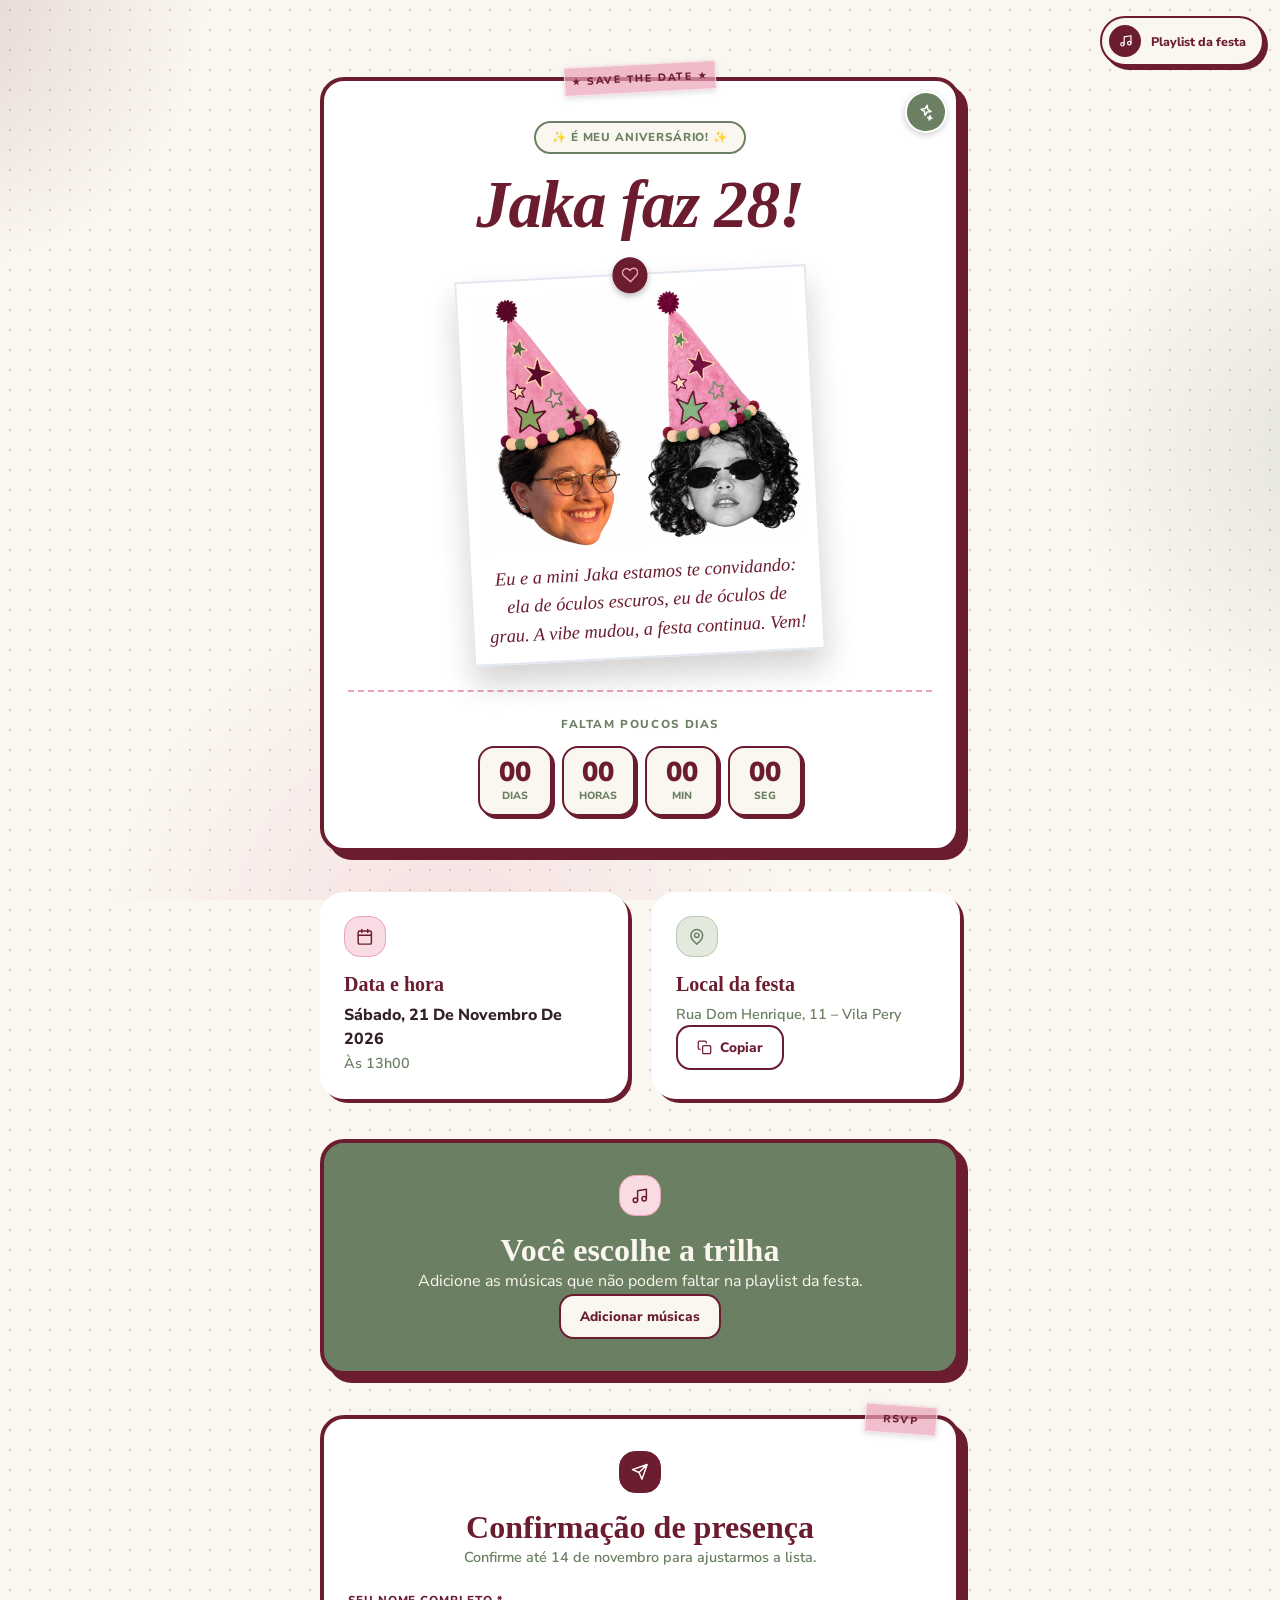
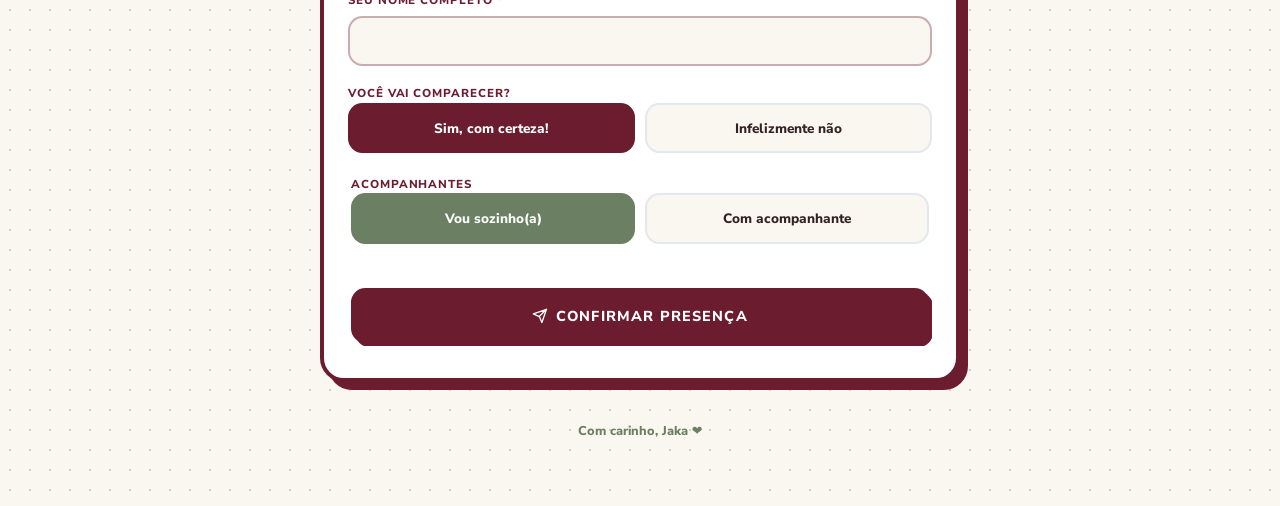
<file: html/index.html>
<!DOCTYPE html>
<html lang="pt-BR">
<head>
  <meta charset="UTF-8">
  <meta name="viewport" content="width=device-width, initial-scale=1">
  <title>Convite de aniversário</title>
  <meta name="theme-color" content="#6b1d2f">
  <link rel="preconnect" href="https://fonts.googleapis.com">
  <link rel="preconnect" href="https://fonts.gstatic.com" crossorigin>
  <link href="https://fonts.googleapis.com/css2?family=Nunito+Sans:wght@600;800;900&family=Playfair+Display:ital,wght@0,900;1,900&display=swap" rel="stylesheet">
  <link rel="stylesheet" href="../css/variables.css">
  <link rel="stylesheet" href="../css/base.css">
  <link rel="stylesheet" href="../css/components.css">
</head>
<body>
  <!-- Ícones (sprite SVG, sem dependências) -->
  <svg width="0" height="0" style="position:absolute" aria-hidden="true">
    <symbol id="i-cal" viewBox="0 0 24 24"><rect x="3" y="4" width="18" height="18" rx="2"/><path d="M16 2v4M8 2v4M3 10h18"/></symbol>
    <symbol id="i-pin" viewBox="0 0 24 24"><path d="M20 10c0 6-8 12-8 12S4 16 4 10a8 8 0 0116 0z"/><circle cx="12" cy="10" r="3"/></symbol>
    <symbol id="i-music" viewBox="0 0 24 24"><path d="M9 18V5l12-2v13"/><circle cx="6" cy="18" r="3"/><circle cx="18" cy="16" r="3"/></symbol>
    <symbol id="i-heart" viewBox="0 0 24 24"><path d="M20.8 4.6a5.5 5.5 0 00-7.8 0L12 5.7l-1-1.1a5.5 5.5 0 00-7.8 7.8l1 1.1L12 21l7.8-7.5 1-1.1a5.5 5.5 0 000-7.8z"/></symbol>
    <symbol id="i-star" viewBox="0 0 24 24"><path d="M12 3l1.9 5.1L19 10l-5.1 1.9L12 17l-1.9-5.1L5 10l5.1-1.9zM19 16l.8 2.2L22 19l-2.2.8L19 22l-.8-2.2L16 19l2.2-.8z"/></symbol>
    <symbol id="i-send" viewBox="0 0 24 24"><path d="M22 2L11 13M22 2l-7 20-4-9-9-4z"/></symbol>
    <symbol id="i-copy" viewBox="0 0 24 24"><rect x="9" y="9" width="13" height="13" rx="2"/><path d="M5 15H4a2 2 0 01-2-2V4a2 2 0 012-2h9a2 2 0 012 2v1"/></symbol>
    <symbol id="i-award" viewBox="0 0 24 24"><circle cx="12" cy="8" r="6"/><path d="M15.5 13.5L17 22l-5-3-5 3 1.5-8.5"/></symbol>
  </svg>

  <a id="link-flutuante" class="flutuante" href="#playlist" aria-label="Ir para a playlist">
    <i><svg class="ic"><use href="#i-music"/></svg></i><span>Playlist da festa</span>
  </a>

  <main class="convite">

    <header class="hero" data-reveal>
      <span class="fita">★ Save the date ★</span>
      <div class="cartao">
        <span class="estrela" aria-hidden="true"><svg class="ic"><use href="#i-star"/></svg></span>
        <span class="selo-pilula">✨ É meu aniversário! ✨</span>
        <h1 id="titulo" class="titulo"></h1>
        <p id="frase" class="frase"></p>

        <figure class="polaroide" id="polaroide">
          <span class="pino" aria-hidden="true"><svg class="ic"><use href="#i-heart"/></svg></span>
          <div class="polaroide__foto">
            <img src="../assets/images/foto1.jpeg" alt="Jaque hoje, com chapéu de festa">
            <img src="../assets/images/foto2.jpeg" alt="Jaque criança, de óculos escuros e chapéu de festa">
          </div>
          <figcaption id="legenda"></figcaption>
        </figure>

        <hr class="divisor">
        <p class="contagem-titulo">Faltam poucos dias</p> 
        <div id="contagem" class="contagem"></div>
      </div>
    </header>

    <section class="info">
      <article class="cartao" data-reveal style="--i:0">
        <div class="icone"><svg class="ic"><use href="#i-cal"/></svg></div>
        <h3>Data e hora</h3>
        <strong id="data"></strong>
        <p id="semana"></p>
      </article>

      <article class="cartao" data-reveal style="--i:1">
        <div class="icone icone--verde"><svg class="ic"><use href="#i-pin"/></svg></div>
        <h3>Local da festa</h3>
        <strong id="local-nome"></strong>
        <p id="local-end"></p>
        <button id="copiar-end" class="botao botao--contorno" type="button"><svg class="ic"><use href="#i-copy"/></svg> <span>Copiar</span></button>
      </article>
    </section>

    <section id="playlist" class="cartao cartao--verde" data-reveal>
      <div class="icone" style="margin-inline:auto"><svg class="ic"><use href="#i-music"/></svg></div>
      <h2>Você escolhe a trilha</h2>
      <p>Adicione as músicas que não podem faltar na playlist da festa.</p>
      <a id="link-playlist" class="botao" target="_blank" rel="noopener">Adicionar músicas</a>
    </section>

    <section id="confirmar" class="cartao" data-reveal>
      <span class="fita" style="position:absolute;top:-.9rem;right:1.2rem;margin:0;width:4.5rem;transform:rotate(4deg)">RSVP</span>
      <div class="cabecalho-form">
        <div class="icone"><svg class="ic"><use href="#i-send"/></svg></div>
        <h2>Confirmação de presença</h2>
        <p>Confirme até <span id="prazo"></span> para ajustarmos a lista.</p>
      </div>

      <form id="form-rsvp" class="form">
        <label class="campo"><span>Seu nome completo *</span>
          <input type="text" name="nome" required autocomplete="name" placeholder>
        </label>

        <fieldset class="campo">
          <legend>Você vai comparecer?</legend>
          <div class="alternar">
            <label><input type="radio" name="vai" value="sim" checked><span>Sim, com certeza!</span></label>
            <label><input type="radio" name="vai" value="nao"><span>Infelizmente não</span></label>
          </div>
        </fieldset>

        <div class="colapsavel" id="bloco-presenca">
          <div>
            <fieldset class="campo">
              <legend>Acompanhantes</legend>
              <div class="alternar alternar--verde">
                <label><input type="radio" name="companhia" value="so" checked><span>Vou sozinho(a)</span></label>
                <label><input type="radio" name="companhia" value="com"><span>Com acompanhante</span></label>
              </div>
            </fieldset>

            <div class="colapsavel" id="bloco-acomp" data-fechado>
              <div>
                <label class="campo"><span>Nome do(s) acompanhante(s)</span>
                  <input type="text" name="acomp" placeholder="Ex: Marcos Ribeiro">
                </label>
              </div>
            </div>

           
        <button class="botao botao--cheio" type="submit"><svg class="ic"><use href="#i-send"/></svg> Confirmar presença</button>
      </form>

      <div id="resposta" class="resposta" hidden role="status">
        <p data-msg></p>
        <button class="link" data-alterar type="button">Alterar resposta</button>
      </div>
    </section>

    <footer class="rodape" data-reveal>Com carinho, <span id="rodape-nome"></span> ❤️</footer>
  </main>

  <script src="../js/config.js" defer></script>
  <script src="../js/countdown.js" defer></script>
  <script src="../js/reveal.js" defer></script>
  <script src="../js/rsvp.js" defer></script>
  <script src="../js/main.js" defer></script>
</body>
</html>
</file>
<file: css/variables.css>
:root {
  --vinho: #6b1d2f;
  --vinho-claro: #8b293e;
  --verde: #6b8062;
  --verde-claro: #e3e9dd;
  --rosa: #eca3b8;
  --rosa-claro: #f8dbe3;
  --creme: #faf6f0;
  --tinta: #332224;
  --branco: #fff;

  --fonte-titulo: "'Fraunces", serif;
  --fonte-texto: "Nunito Sans", system-ui, sans-serif;
  --font-style: italic;
  --borda: 4px solid var(--vinho);
  --sombra: 8px 8px 0 var(--vinho);
  --sombra-sm: 4px 4px 0 var(--vinho);
  --raio: 1.5rem;
  --largura: 42rem;
}
</file>
<file: css/base.css>
*, *::before, *::after { box-sizing: border-box; margin: 0; }

body {
  font-family: var(--fonte-texto);
  color: var(--tinta);
  line-height: 1.55;
  background: var(--creme) radial-gradient(#6b1d2f33 .75px, transparent .75px) 0 0 / 20px 20px;
  overflow-x: hidden;
}

/* Manchas de cor desfocadas ao fundo */
body::before {
  content: ""; position: fixed; inset: 0; z-index: -1; pointer-events: none;
  background:
    radial-gradient(24rem 24rem at -5% 0%, #6b1d2f26, transparent 70%),
    radial-gradient(24rem 24rem at 105% 50%, #6b806226, transparent 70%),
    radial-gradient(30rem 30rem at 35% 105%, #eca3b840, transparent 70%);
}

.convite { max-width: var(--largura); margin-inline: auto; padding: 3rem 1rem 4rem; display: grid; gap: 2.5rem; }

h2, h3 { font-family: var(--fonte-titulo); color: var(--vinho); font-weight: 900; line-height: 1.15; }
h2 { font-size: clamp(1.6rem, 5vw, 2rem); }
h3 { font-size: 1.25rem; }
.sr-only { position: absolute; width: 1px; height: 1px; overflow: hidden; clip-path: inset(50%); }
::selection { background: var(--rosa); color: var(--vinho); }
:focus-visible { outline: 3px solid var(--verde); outline-offset: 3px; }

/* Entrada ao rolar */
[data-reveal] { opacity: 0; transform: translateY(32px); transition: opacity .7s ease, transform .7s cubic-bezier(.2,.7,.2,1); transition-delay: calc(var(--i, 0) * 90ms); }
[data-reveal].visivel { opacity: 1; transform: none; }

@media (prefers-reduced-motion: reduce) {
  *, *::before, *::after { animation: none !important; transition: none !important; }
  [data-reveal] { opacity: 1; transform: none; }
}
</file>
<file: css/components.css>
/* ---------- Cartões ---------- */
.cartao { position: relative; background: var(--branco); border: var(--borda); border-radius: var(--raio); box-shadow: var(--sombra); padding: 2rem 1.5rem; text-align: center; }
.cartao--verde { background: var(--verde); color: var(--creme); border-color: var(--vinho); }
.cartao--verde h2, .cartao--verde p { color: var(--creme); }

/* ---------- Hero ---------- */
.hero { position: relative; padding-top: 1rem; }
.fita {
  position: relative; z-index: 2; display: block; width: 9.5rem; margin: 0 auto -1rem; padding: .35rem 0;
  background: #eca3b8b3; border: 1px solid #fff9; box-shadow: 0 2px 6px #0002; text-align: center;
  font-size: .65rem; font-weight: 800; letter-spacing: .15em; text-transform: uppercase; color: var(--vinho);
  transform: rotate(-3deg);
}
.hero .cartao { padding-top: 2.5rem; overflow: hidden; }
.estrela { position: absolute; top: .6rem; right: .6rem; display: grid; place-items: center; width: 2.6rem; height: 2.6rem; border-radius: 50%; background: var(--verde); color: #fff; border: 2px solid #fff; box-shadow: 0 2px 6px #0003; transform: rotate(12deg); }

.selo-pilula { display: inline-block; padding: .35rem 1rem; margin-bottom: 1rem; border: 2px solid var(--verde); border-radius: 999px; background: var(--creme); color: var(--verde); font-size: .72rem; font-weight: 800; letter-spacing: .08em; text-transform: uppercase; }

.titulo { font-family: var(--fonte-titulo); font-weight: 900; font-style: italic; font-size: clamp(2.6rem, 11vw, 4.2rem); line-height: 1.05; color: var(--vinho); letter-spacing: -.02em; margin-bottom: .6rem; }
.frase { max-width: 28rem; margin: 0 auto 2rem; color: var(--verde); font-weight: 600; }

/* Polaroide inclinada que desinclina conforme você rola */
.polaroide { position: relative; max-width: 22rem; margin: 0 auto 2rem; padding: .9rem .9rem 0; background: #fff; border: 2px solid #e2e8f0; box-shadow: 0 18px 30px #33222433; transform: rotate(var(--giro, -2deg)); transition: transform .3s; }
.polaroide:hover { --giro: 0deg; }
.polaroide__foto { display: flex; align-items: flex-end; justify-content: center; gap: .3rem; aspect-ratio: 5 / 4; background: #fff; overflow: hidden; }
.polaroide__foto img { flex: 1 1 0; min-width: 0; height: 100%; object-fit: contain; object-position: bottom; display: block; }
.polaroide figcaption { padding: .8rem 0; font-family: var(--fonte-titulo); font-style: italic; font-size: 1.15rem; color: var(--vinho); }
.pino { position: absolute; top: -1.1rem; left: 50%; translate: -50% 0; display: grid; place-items: center; width: 2.2rem; height: 2.2rem; border-radius: 50%; background: var(--vinho); color: var(--rosa); box-shadow: 0 3px 6px #0004; animation: pulso 2.4s ease-in-out infinite; }

.divisor { border: 0; border-top: 2px dashed var(--rosa); margin: 0 0 1.5rem; }
.contagem-titulo { font-size: .72rem; font-weight: 800; letter-spacing: .14em; text-transform: uppercase; color: var(--verde); margin-bottom: .8rem; }
.contagem { display: flex; justify-content: center; gap: .6rem; }
.contagem div { display: grid; width: 4.6rem; padding: .6rem 0; background: var(--creme); border: 2px solid var(--vinho); border-radius: 1rem; box-shadow: 3px 3px 0 var(--vinho); }
.contagem strong { font-family: var(--fonte-texto); font-weight: 900; font-size: 1.7rem; line-height: 1.1; color: var(--vinho); }
.contagem span { font-size: .65rem; font-weight: 800; text-transform: uppercase; color: var(--verde); }

/* ---------- Data e local ---------- */
.info { display: grid; grid-template-columns: repeat(auto-fit, minmax(15rem, 1fr)); gap: 1.5rem; }
.info .cartao { text-align: left; border: 0; box-shadow: var(--sombra-sm); padding: 1.5rem; border-radius: 1.5rem; outline: 0; }
.icone { display: grid; place-items: center; width: 2.6rem; height: 2.6rem; margin-bottom: 1rem; border-radius: 1rem; background: var(--rosa-claro); border: 1px solid var(--rosa); color: var(--vinho); }
.icone--verde { background: var(--verde-claro); border-color: #b9c8b0; color: var(--verde); }
.info strong { display: block; margin-top: .4rem; font-weight: 800; }
.info p { font-size: .9rem; color: var(--verde); font-weight: 600; }
.info hr { border: 0; border-top: 1px solid #0001; margin: 1rem 0 .8rem; }
.acoes { display: flex; gap: .5rem; margin-top: 1rem; flex-wrap: wrap; }
#data, #semana { text-transform: capitalize; }


/* ---------- Botões ---------- */
.botao { display: inline-flex; align-items: center; justify-content: center; gap: .5rem; padding: .7rem 1.2rem; border: 2px solid var(--vinho); border-radius: .9rem; background: var(--vinho); color: #fff; font: 800 .85rem var(--fonte-texto); text-decoration: none; cursor: pointer; transition: transform .15s, box-shadow .15s, background .2s; }
.botao:hover { background: var(--vinho-claro); transform: translate(-2px, -2px); box-shadow: 4px 4px 0 var(--tinta); }
.botao:active { transform: none; box-shadow: none; }
.botao--verde { background: var(--verde); border-color: var(--verde); }
.botao--verde:hover { background: #5a6e52; }
.botao--contorno { background: transparent; color: var(--vinho); }
.botao--contorno:hover { background: var(--creme); }
.botao--cheio { width: 100%; padding: .95rem; font-size: .9rem; letter-spacing: .08em; text-transform: uppercase; box-shadow: var(--sombra-sm); }
.cartao--verde .botao { background: var(--creme); color: var(--vinho); border-color: var(--vinho);  rgin-top: 1rem; }

/* ---------- Formulário ---------- */
.cabecalho-form { margin-bottom: 1.5rem; }
.cabecalho-form .icone { margin-inline: auto; background: var(--vinho); border-color: var(--vinho); color: #fff; }
.cabecalho-form p { color: var(--verde); font-size: .9rem; font-weight: 600; }
.form { display: grid; gap: 1.2rem; text-align: left; }
.campo { display: grid; gap: .4rem; border: 0; padding: 0; min-width: 0; }
.campo > span, .campo > legend { font-size: .72rem; font-weight: 800; letter-spacing: .08em; text-transform: uppercase; color: var(--vinho); padding: 0; }
.form input[type=text], .form textarea { width: 100%; padding: .8rem 1rem; border: 2px solid #6b1d2f55; border-radius: .9rem; background: var(--creme); font: 600 .95rem var(--fonte-texto); color: var(--tinta); }
.form textarea { resize: none; }
.form input:focus, .form textarea:focus { outline: 0; border-color: var(--vinho); }

.alternar { display: grid; grid-template-columns: 1fr 1fr; gap: .6rem; }
.alternar label { position: relative; }
.alternar input { position: absolute; opacity: 0; }
.alternar span { display: block; padding: .8rem .5rem; text-align: center; border: 2px solid #e2e8f0; border-radius: .9rem; background: var(--creme); font-size: .85rem; font-weight: 800; cursor: pointer; transition: background .2s, color .2s, border-color .2s; }
.alternar input:checked + span { background: var(--vinho); border-color: var(--vinho); color: #fff; }
.alternar--verde input:checked + span { background: var(--verde); border-color: var(--verde); }
.alternar input:focus-visible + span { outline: 3px solid var(--verde); outline-offset: 2px; }

/* Campos extras que expandem suavemente */
.colapsavel { display: grid; grid-template-rows: 1fr; transition: grid-template-rows .35s ease, opacity .35s; }
.colapsavel[data-fechado] { grid-template-rows: 0fr; opacity: 0; pointer-events: none; }
.colapsavel > div { overflow: hidden; display: grid; gap: 1.2rem; padding: 3px; }

.resposta { font-family: var(--fonte-titulo); font-style: italic; font-size: 1.5rem; font-weight: 900; color: var(--vinho); }
.link { background: none; border: 0; margin-top: .8rem; font: 700 .85rem var(--fonte-texto); text-decoration: underline; color: var(--verde); cursor: pointer; }

.rodape { text-align: center; font-size: .8rem; font-weight: 800; color: var(--verde); }

/* ---------- Botão flutuante da playlist ---------- */
.flutuante { position: fixed; top: 1rem; right: 1rem; z-index: 20; display: flex; align-items: center; gap: .6rem; padding: .45rem 1rem .45rem .45rem; background: var(--creme); border: 2px solid var(--vinho); border-radius: 999px; box-shadow: var(--sombra-sm); color: var(--vinho); font-size: .78rem; font-weight: 800; text-decoration: none; transition: transform .2s; }
.flutuante:hover { transform: scale(1.05); }
.flutuante i { display: grid; place-items: center; width: 2rem; height: 2rem; border-radius: 50%; background: var(--vinho); color: #fff; animation: pulso 2.4s ease-in-out infinite; }

svg.ic { width: 1.1em; height: 1.1em; fill: none; stroke: currentColor; stroke-width: 2; stroke-linecap: round; stroke-linejoin: round; flex: none; }

/* ---------- Animações ---------- */
@keyframes pulso { 50% { transform: scale(1.12); } }
.confete { position: fixed; top: -1rem; width: .6rem; height: 1rem; z-index: 30; pointer-events: none; animation: cair 2.6s ease-in forwards; }
@keyframes cair { to { transform: translateY(105vh) rotate(var(--giro)); } }
</file>
